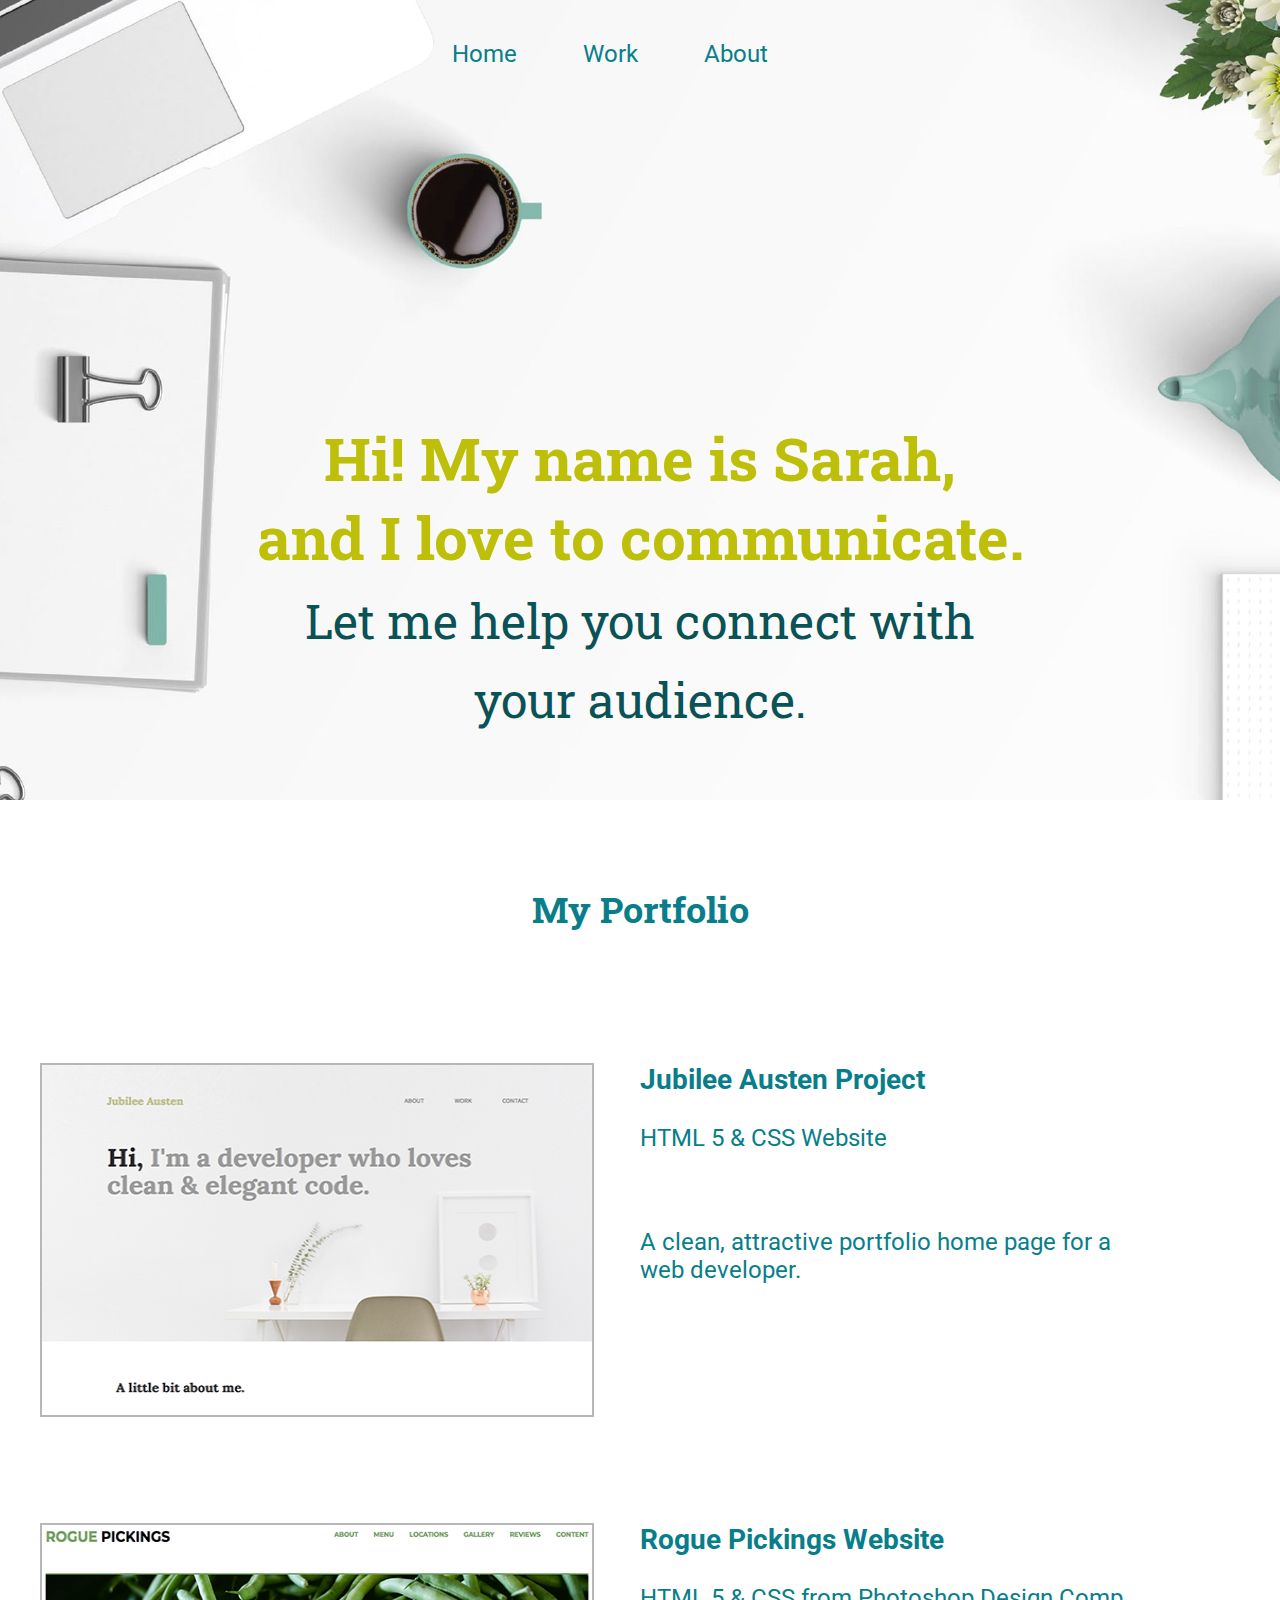
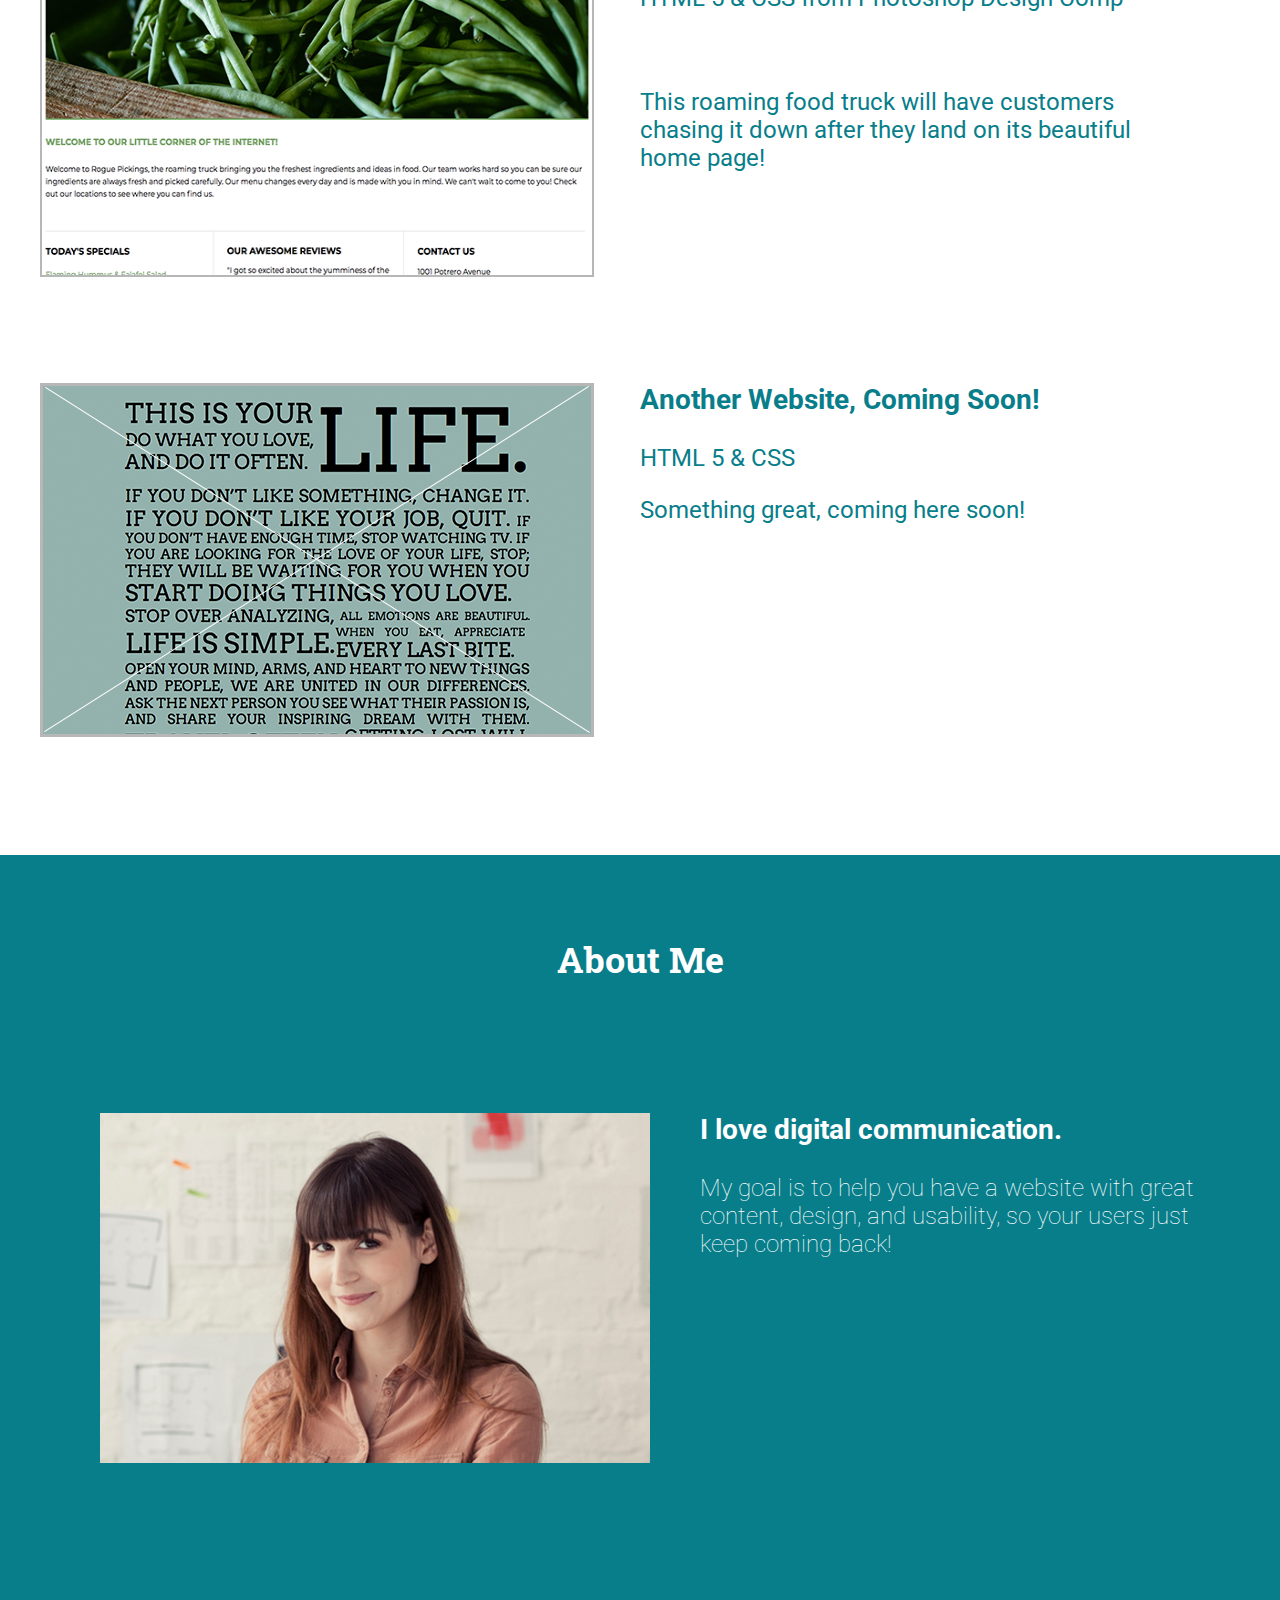
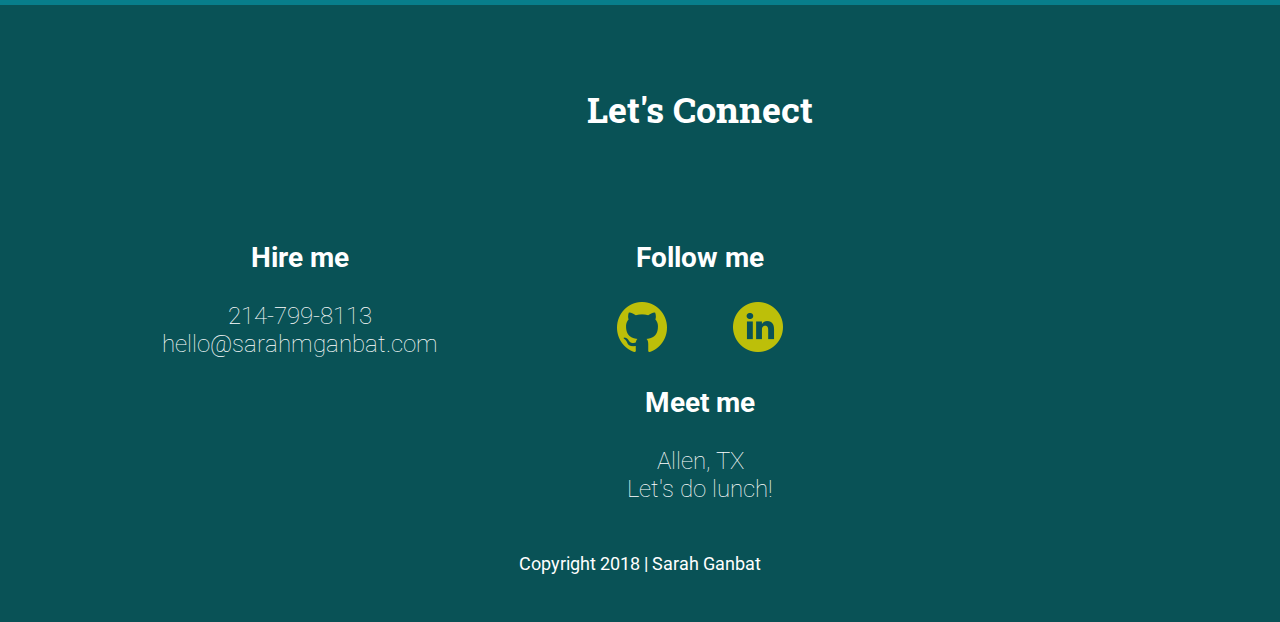
<file: index.html>
<!doctype html>
<html>
    <head>
        <title>Sarah Ganbat | Web Communicator</title>
        <link rel="stylesheet" href="css/normalize.css">
        <link rel="stylesheet" href="css/main.css">
        <link href="https://fonts.googleapis.com/css?family=Roboto:400,700" rel="stylesheet">
        <link href="https://fonts.googleapis.com/css?family=Roboto+Slab:400,700" rel="stylesheet">
    </head>

    <body>
<!--Header-->

    <header id="header">
      <div class="full-width">
        <nav>
          <ul>
            <li><a href="index.html">Home</a></li>
            <li><a href="work/index.html">Work</a></li>
            <li><a href="about/index.html">About</a></li>
          </ul>
        </nav>
        <h1 class="intro">Hi! My name is Sarah,<br> and I love to communicate.<br>
        <span>Let me help you connect with your audience.</span></h1>
      </div>
    </header>

<!---Portfolio-->
    <section id="portfolio">
      <h2>My Portfolio</h2>

      <div class="full-width" id="project-1">
        <div class="half-width">
          <img class="portfolio-images" src="img/jubilee-austen.png" alt="Jubilee Austen site"/>
        </div>
        <div class="half-width">
          <h3 class="project-title">Jubilee Austen Project</h3>
          <p class="project-type">HTML 5 & CSS Website</p><br>
          <p>A clean, attractive portfolio home page for a web developer.</p>
        </div>
      </div>

      <div class="full-width" id="project-2">
        <div class="half-width">
          <img class="portfolio-images" src="img/rogue-pickings.png" alt="Rogue Pickings site"/>
        </div>
        <div class="half-width" class="project-description">
          <h3 class="project-title">Rogue Pickings Website</h3>
          <p class="project-type">HTML 5 & CSS from Photoshop Design Comp</p><br>
          <p>This roaming food truck will have customers chasing it down after they land on its beautiful home page!</p>
        </div>
      </div>

      <div class="full-width" id="project-3">
        <div class="half-width">
          <img class="portfolio-images" src="img/holstee-thumbnail.png" alt="Holstee Manifesto"/>
        </div>
        <div class="half-width" class="project-description">
          <h3 class="project-title">Another Website, Coming Soon!</h3>
          <p class="project-type">HTML 5 & CSS</h3><br>
          <p>Something great, coming here soon!</p>
        </div>
      </div>
    </section>

<!--About-->
  <section id="about">
    <h2><span>About Me</span></h2>
    <div class="full-width">
      <div class="half-width">
        <img src="img/about-me-picture.png" alt="My Picture"/>
      </div>
      <div class="half-width">
        <h3 id="about-heading">I love digital communication.</h3>
        <p class="about-paragraph">My goal is to help you have a website with great content, design, and usability, so your users just keep coming back!</p>
        </div>
    </div>
  </section>

<!---Contact-->
  <section id="contact">
    <div class="full-width">
    <h2>Let's Connect</h2>
      <div class="third-width">
        <h3 class="contact-header">Hire me</h3>
        <p class="contact-body">214-799-8113<br><a href="mailto:hello@sarahmganbat.com">hello@sarahmganbat.com</a></p>
      </div>
    </div>

    <div class="third-width">
      <h3 class="contact-header">Follow me</h3>
      <a href="https://github.com/sarahgan" target="Github"><img src="img/github.png" alt=Github/></a>
      <a href="https://linkedin.com/in/sarahmganbat" target="Linkedin"><img src="img/linkedin.png" alt=Linkedin/></a>
<!---github and linkedin don't work from here, but do when I copy and paste into browser search bar-->
    </div>

    <div class="third-width" class="meet-me">
      <h3 class="contact-header">Meet me</h3>
      <p class="contact-body">Allen, TX<br>Let's do lunch!</p>
    </div>
   </section>
  </body>

  <footer>
    <p>Copyright 2018 | Sarah Ganbat</p>
  </footer>

</html>
</file>
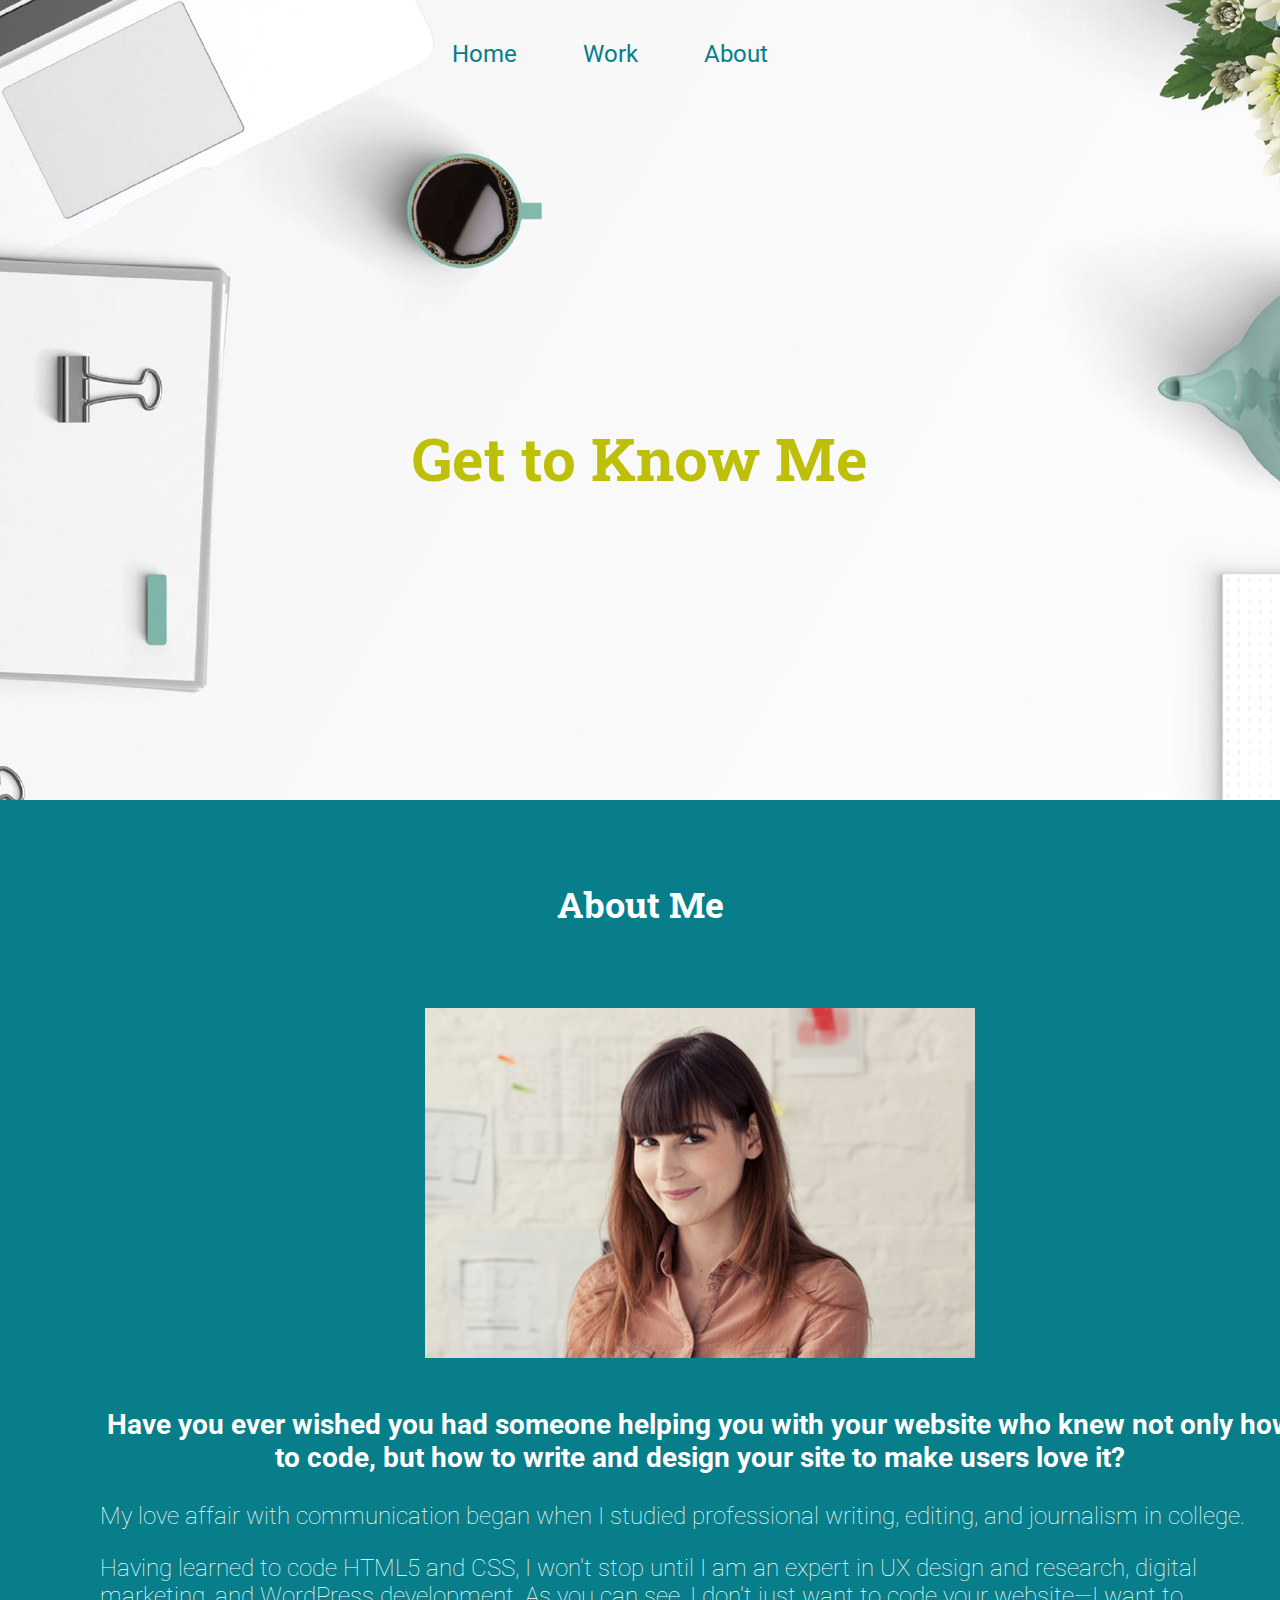
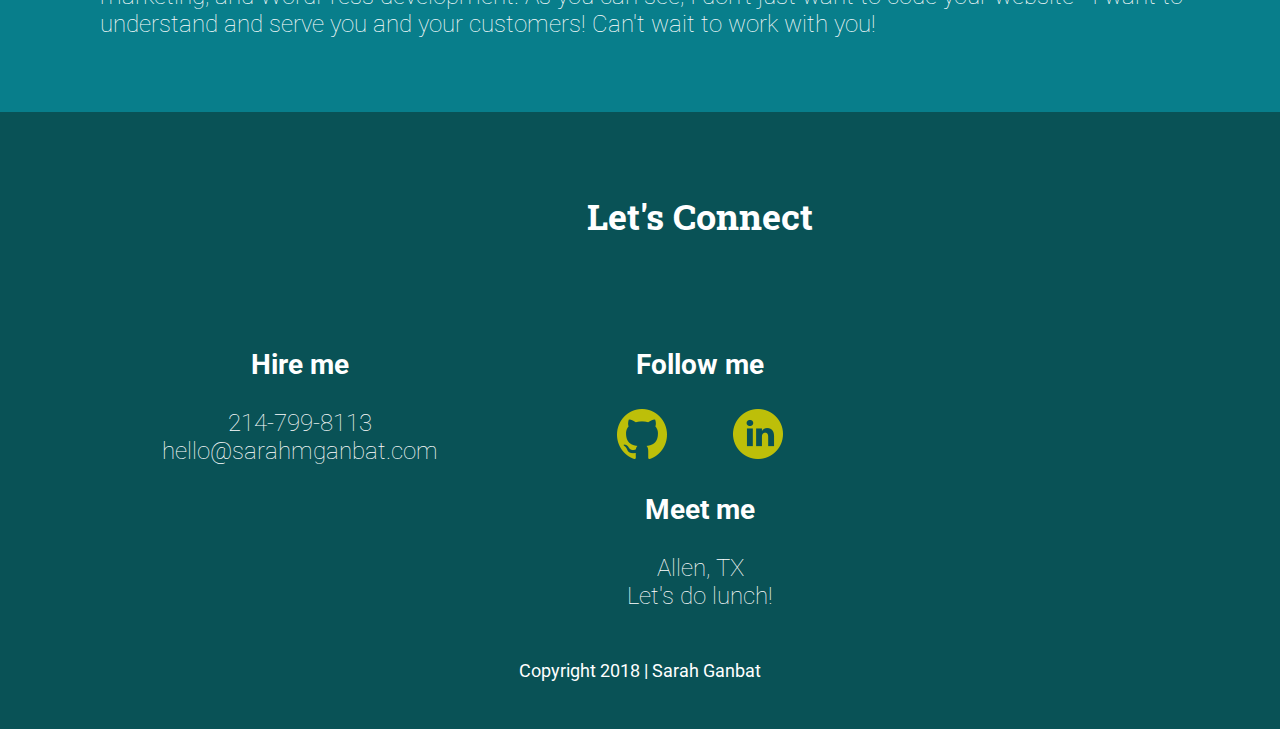
<file: about/index.html>
<!doctype html>
<html>
  <head>
    <title>About Me</title>
    <link rel="stylesheet" href="../css/normalize.css">
    <link rel="stylesheet" href="../css/main.css">
    <link href="https://fonts.googleapis.com/css?family=Roboto:400,700" rel="stylesheet">
    <link href="https://fonts.googleapis.com/css?family=Roboto+Slab:400,700" rel="stylesheet">
  </head>
  <body>
    <header id="header">
      <div class="full-width">
        <nav>
          <ul>
            <li><a href="../index.html">Home</a></li>
            <li><a href="../work/index.html">Work</a></li>
            <li><a href="about/index.html">About</a></li>
          </ul>
        </nav>
        <h1 class="intro">Get to Know Me</h1>
      </div>
    </header>

    <section id="about-page">
      <h2><span>About Me</span></h2>
      <div class="full-width">
         <!--<div class="half-width">-->
          <img id="about-image" src="../img/about-me-picture.png" alt="My Picture"/>
      </div>
      <div class="full-width">
         <!--want to make this columns eventually-->
          <h3 id="about-heading" class="about-page-p-heading">Have you ever wished you had someone helping you with your website who knew not only how to code, but how to write and design your site to make users love it?</h3>
          <p class="about-paragraph about-page-ab-p">My love affair with communication began when I studied professional writing, editing, and journalism in college.</p>
          <p class="about-paragraph about-page-ab-p">Having learned to code HTML5 and CSS, I won't stop until I am an expert in UX design and research, digital marketing, and WordPress development. As you can see, I don't just want to code your website&mdash;I want to understand and serve you and your customers!
        Can't wait to work with you!</p>
      </div>
    </section>

    <section id="contact">
      <div class="full-width">
      <h2>Let's Connect</h2>
        <div class="third-width">
          <h3 class="contact-header">Hire me</h3>
          <p class="contact-body">214-799-8113<br><a href="mailto:hello@sarahmganbat.com">hello@sarahmganbat.com</a></p>
        </div>
      </div>

      <div class="third-width">
        <h3 class="contact-header">Follow me</h3>
        <a href="https://github.com/sarahgan" target="Github"><img src="../img/github.png" alt=Github/></a>
        <a href="https://linkedin.com/in/sarahmganbat" target="Linkedin"><img src="../img/linkedin.png" alt=Linkedin/></a>
      </div>

      <div class="third-width meet-me">
        <h3 class="contact-header">Meet me</h3>
        <p class="contact-body">Allen, TX<br>Let's do lunch!</p>
      </div>
     </section>
    </body>

  <footer>
      <p>Copyright 2018 | Sarah Ganbat</p>
  </footer>

</html>
</file>
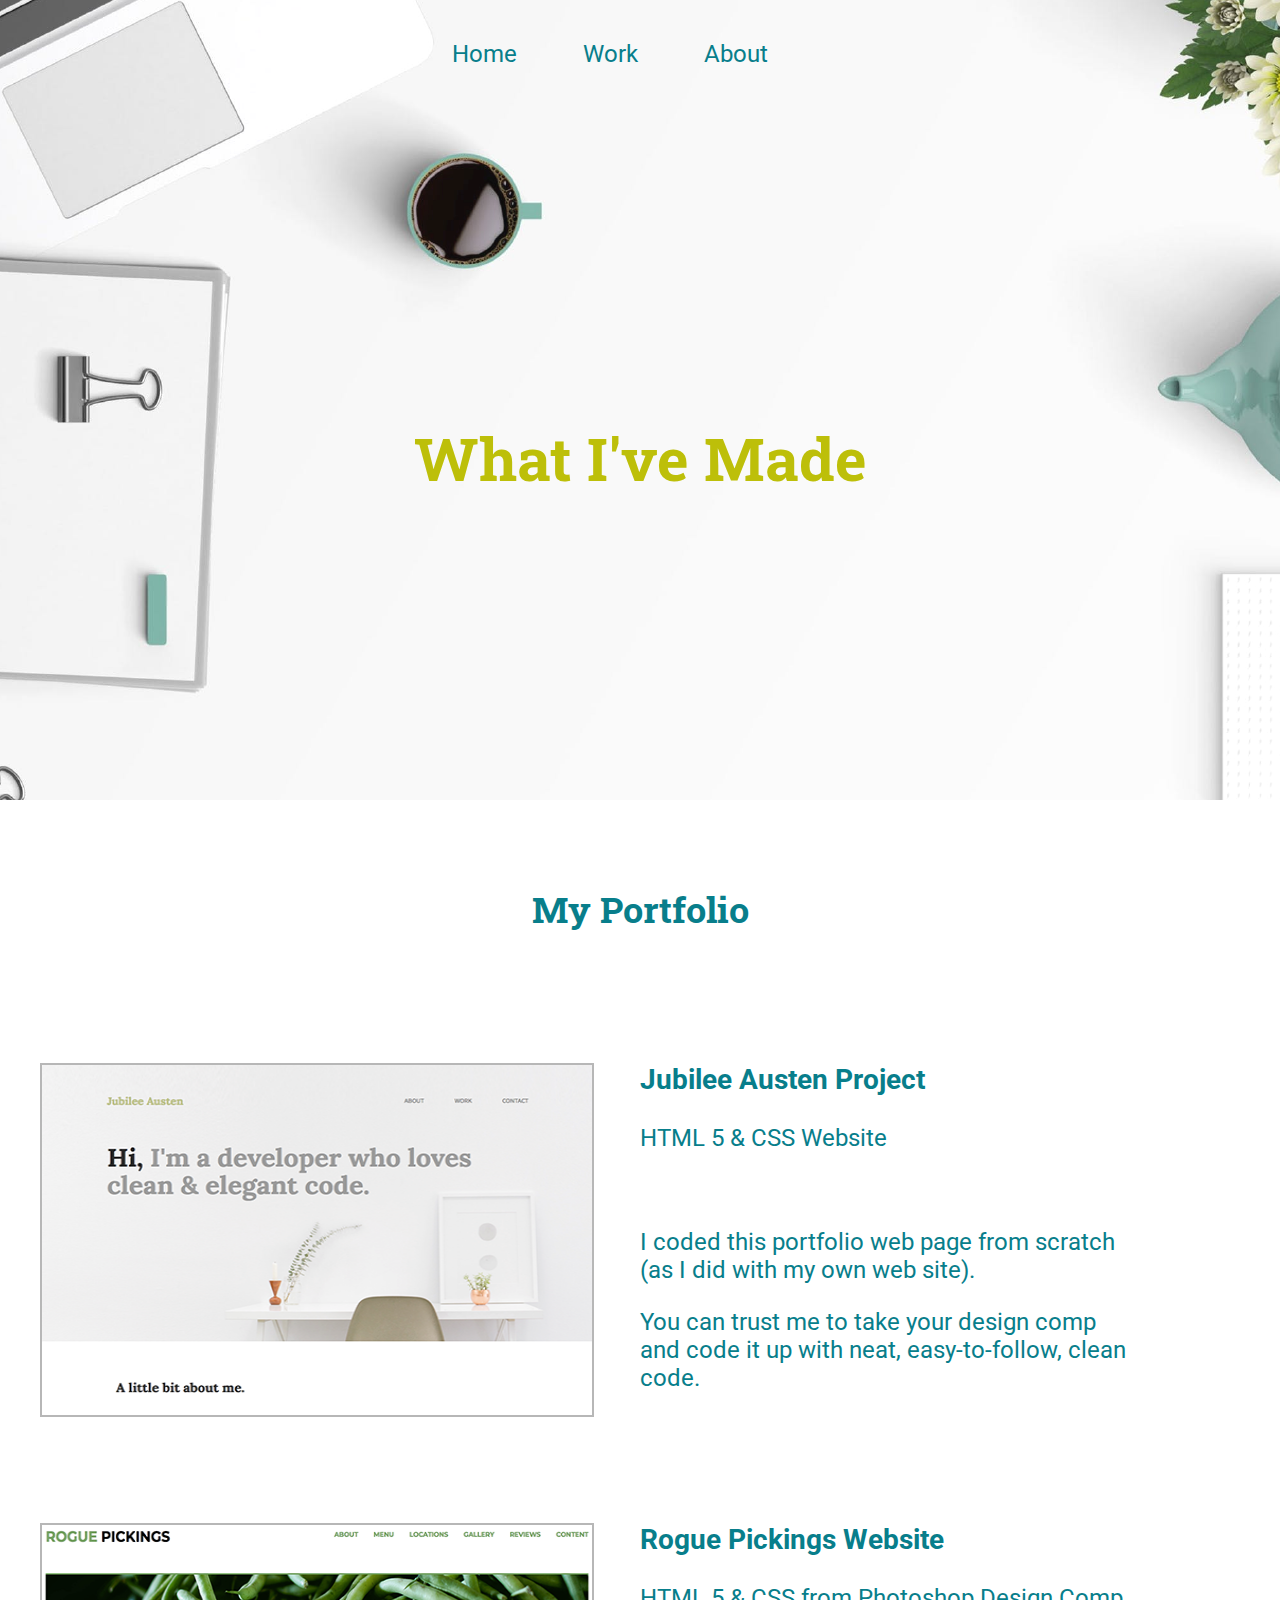
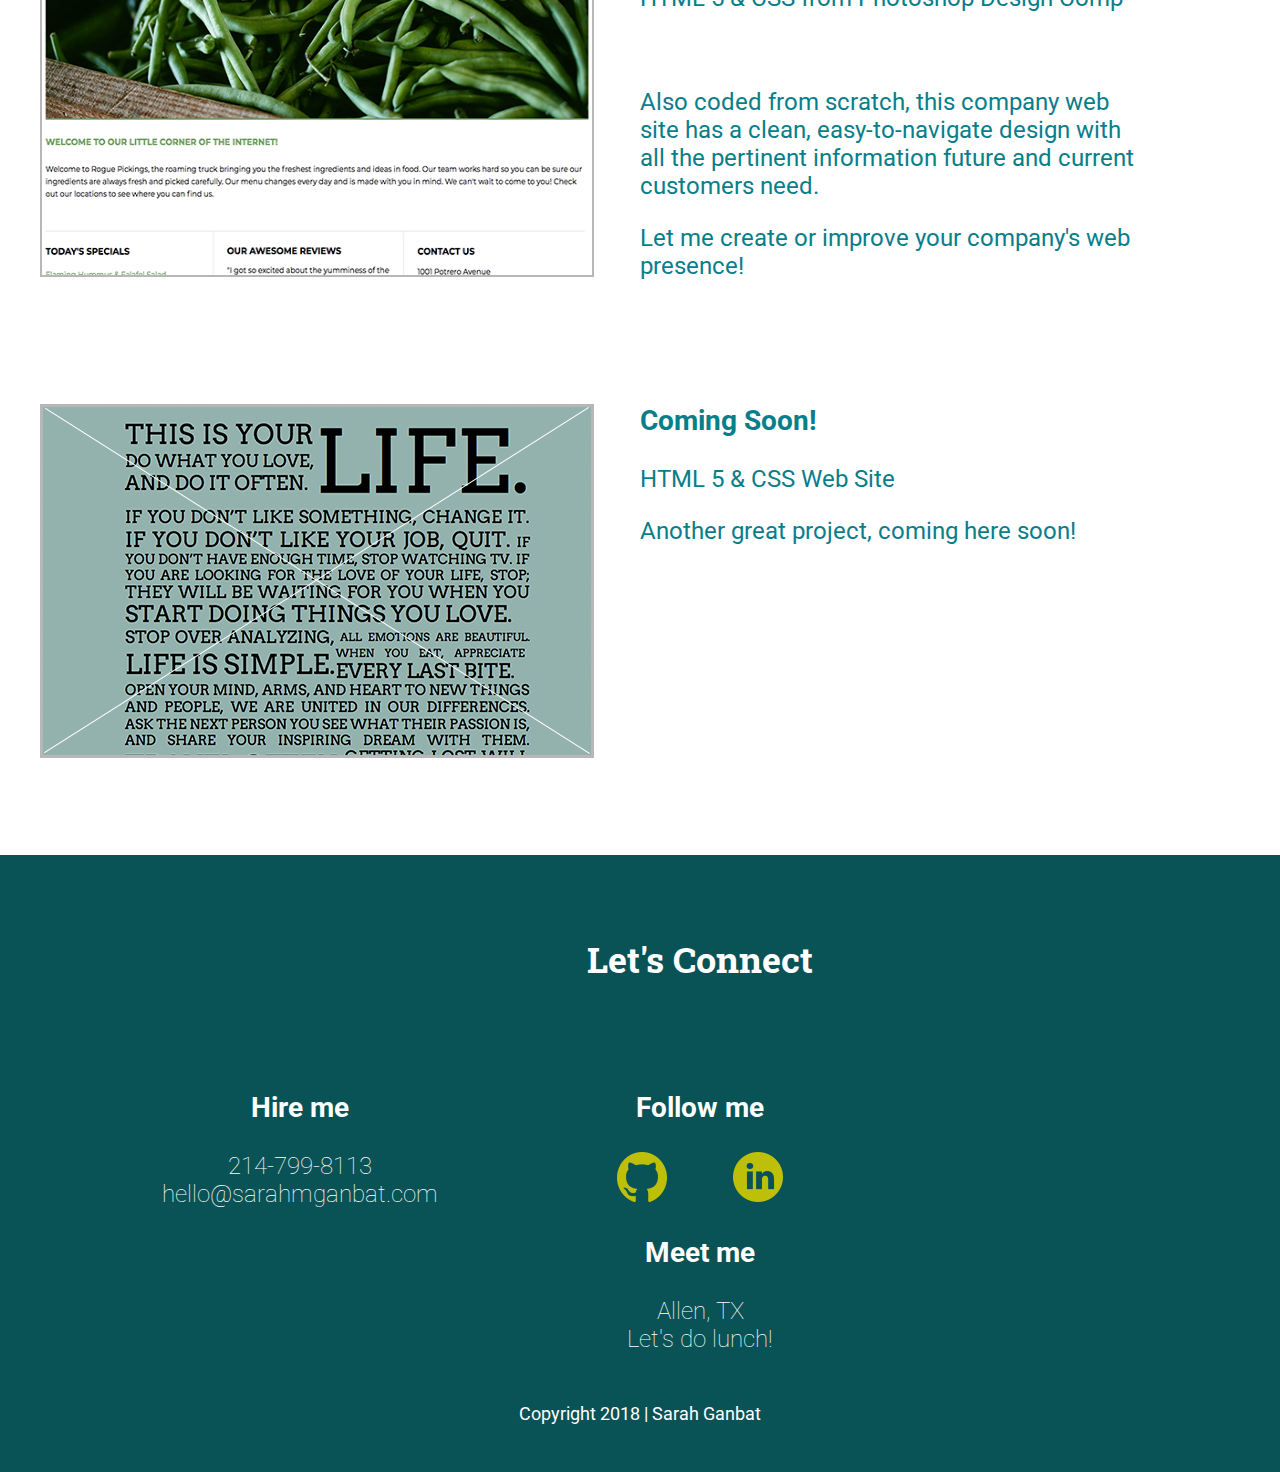
<file: work/index.html>
<!doctype html>
<html>
  <head>
    <title>Work</title>
    <link rel="stylesheet" href="../css/normalize.css">
    <link rel="stylesheet" href="../css/main.css">
    <link href="https://fonts.googleapis.com/css?family=Roboto:400,700" rel="stylesheet">
    <link href="https://fonts.googleapis.com/css?family=Roboto+Slab:400,700" rel="stylesheet">
  </head>
  <body>
    <header id="header">
      <div class="full-width">
        <nav>
          <ul>
            <li><a href="../index.html">Home</a></li>
            <li><a href="work/index.html">Work</a></li>
            <li><a href="../about/index.html">About</a></li>
          </ul>
        </nav>
        <h1 class="intro">What I've Made</h1>
      </div>
    </header>

    <section id="portfolio">
      <h2>My Portfolio</h2>

      <div class="full-width" id="project-1">
        <div class="half-width">
          <img class="portfolio-images" src="../img/jubilee-austen.png" alt="Jubilee Austen site"/>
        </div>
        <div class="half-width">
          <h3 class="project-title">Jubilee Austen Project</h3>
          <p class="project-type">HTML 5 & CSS Website</p><br>
          <p>I coded this portfolio web page from scratch (as I did with my own web site).</p>
          <p>You can trust me to take your design comp and code it up with neat, easy-to-follow, clean code.</p>
        </div>
      </div>

      <div class="full-width" id="project-2">
        <div class="half-width">
          <img class="portfolio-images" src="../img/rogue-pickings.png" alt="Rogue Pickings site"/>
        </div>
        <div class="half-width" class="project-description">
          <h3 class="project-title">Rogue Pickings Website</h3>
          <p class="project-type">HTML 5 & CSS from Photoshop Design Comp</p><br>
          <p>Also coded from scratch, this company web site has a clean, easy-to-navigate design with all the pertinent information future and current customers need.</p>
          <p>Let me create or improve your company's web presence!</p>
        </div>
      </div>

      <div class="full-width" id="project-3">
        <div class="half-width">
          <img class="portfolio-images" src="../img/holstee-thumbnail.png" alt="Holstee Manifesto"/>
        </div>
        <div class="half-width" class="project-description">
          <h3 class="project-title">Coming Soon!</h3>
          <p class="project-type">HTML 5 & CSS Web Site</h3><br>
          <p>Another great project, coming here soon!</p>
        </div>
      </div>
    </section>

    <section id="contact">
      <div class="full-width">
      <h2>Let's Connect</h2>
        <div class="third-width">
          <h3 class="contact-header">Hire me</h3>
          <p class="contact-body">214-799-8113<br><a href="mailto:hello@sarahmganbat.com">hello@sarahmganbat.com</a></p>
        </div>
      </div>

      <div class="third-width">
        <h3 class="contact-header">Follow me</h3>
        <a href="https://github.com/sarahgan" target="Github"><img src="../img/github.png" alt=Github/></a>
        <a href="https://linkedin.com/in/sarahmganbat" target="Linkedin"><img src="../img/linkedin.png" alt=Linkedin/></a>
      </div>

      <div class="third-width" class="meet-me">
        <h3 class="contact-header">Meet me</h3>
        <p class="contact-body">Allen, TX<br>Let's do lunch!</p>
      </div>
     </section>
    </body>

    <footer>
      <p>Copyright 2018 | Sarah Ganbat</p>
    </footer>

  </html>
</file>
<file: css/main.css>
/***base styles***/
body {
  color: #087e8b;
  font-family: 'Roboto', sans-serif;
  font-size: 24px;
  margin-top: 0px;
}

#header {
  background: url('../img/hero-image.png');
  background-size: cover;
  height: 800px;
}

#portfolio {
  height: 1450px;
  margin-bottom: 50px;
  padding-left padding-right:100px;
  padding-top: 55px;
  padding-bottom: 100px;
}

#about {
  clear:both;
  background-color: #087e8b;
  height: 650px;
  padding: 50px 100px 50px 100px;
}

#contact {
  clear:both;
  background-color: #095256;
  height: 400px;
  padding:50px 100px 50px 100px;
  margin-bottom: 0px;
}

.full-width {
  width: 1200px;
  margin: 0 auto;
}

.half-width {
  width: 500px;
  float: left;
  padding-right: 50px;
  padding-top: 50px;
  padding-bottom: 50px;
  padding-left: 0px;
  margin-right: 50px;
}

.third-width {
  width: 400px;
  float: left;
  text-align: center;
}

/****HEADER***/

.intro {
  font-family: 'Roboto Slab', serif;
  color: #bdbf09;
  font-size: 60px;
  text-align: center;
  padding-top: 350px;
  padding-bottom: 55px;
  padding-left:215px;
  padding-right:215px;
  margin: 0;
}

.intro span {
  font-size: 48px;
  color: #095256;
  text-align: center;
  font-weight: lighter;
}

intro-work {
  font-family: 'Roboto Slab', serif;
  color: #bdbf09;
  font-size: 60px;
  text-align: center;
  padding-top: 350px;
  padding-bottom: 55px;
  padding-left:215px;
  padding-right:215px;
  margin: 0;
}

nav {
  align-content: center;
  padding-top: 40px;
  text-align:center;
}

ul {
  list-style-type: none;
  margin:0;
  padding:0;
}

li {
  display: inline-block;
  margin-right:60px;
}
/***PORTFOLIO***/

h2 {
  text-align: center;
  font-family: 'Roboto Slab', serif;
  font-weight: bold;
  font-size: 36px;
  padding-bottom: 50px;
}

.portfolio-images {
  width: 550px;
  height: 350px;
  border: #b7b7b7 solid 2px;
}

#project-2 {
  clear:both;
  padding-bottom: 50px
  margin-right: 50px;
}

#project-3 {
  clear:both;
}

.project-title {
  margin-top: 0px;
}

/***ABOUT***/
#about .half-width {
  margin-right: 50px;
}

#about-page {
  clear:both;
  background-color: #087e8b;
  padding: 50px 100px 50px 100px;
}

#about-image {
  display: block;
    margin-left: auto;
    margin-right: auto;;
}

h2 span {
  color:white;
}

#about-heading {
  color: white;
  margin-top: 0px;
}

.about-paragraph {
  color:white;
  font-weight:lighter;
}

.about-page-p-heading {
  text-align: center;
  padding-top: 50px;
}

.about-page-ab-p {
  text-align: left;
}

/**CONTACT**/

a:link {
  color: inherit;
  text-decoration: none;
}

a:visited {
  color: gray;
  text-decoration: none;
}

.contact-header {
  color: white;
}

.contact-body {
  color: white;
}

#contact h2 {
  color:white;
}

.meet-me {
  margin-right: 0;
}

#contact img {
  padding-right: 30px;
  padding-left: 30px;
}

#contact .contact-body {
  font-weight: lighter;
}

/***FOOTER***/
footer {
  background-color: #095256;
  text-align: center;
  color: white;
  font-size: 18px;
  margin-top: 0px;
  padding: 30px;
}
</file>
